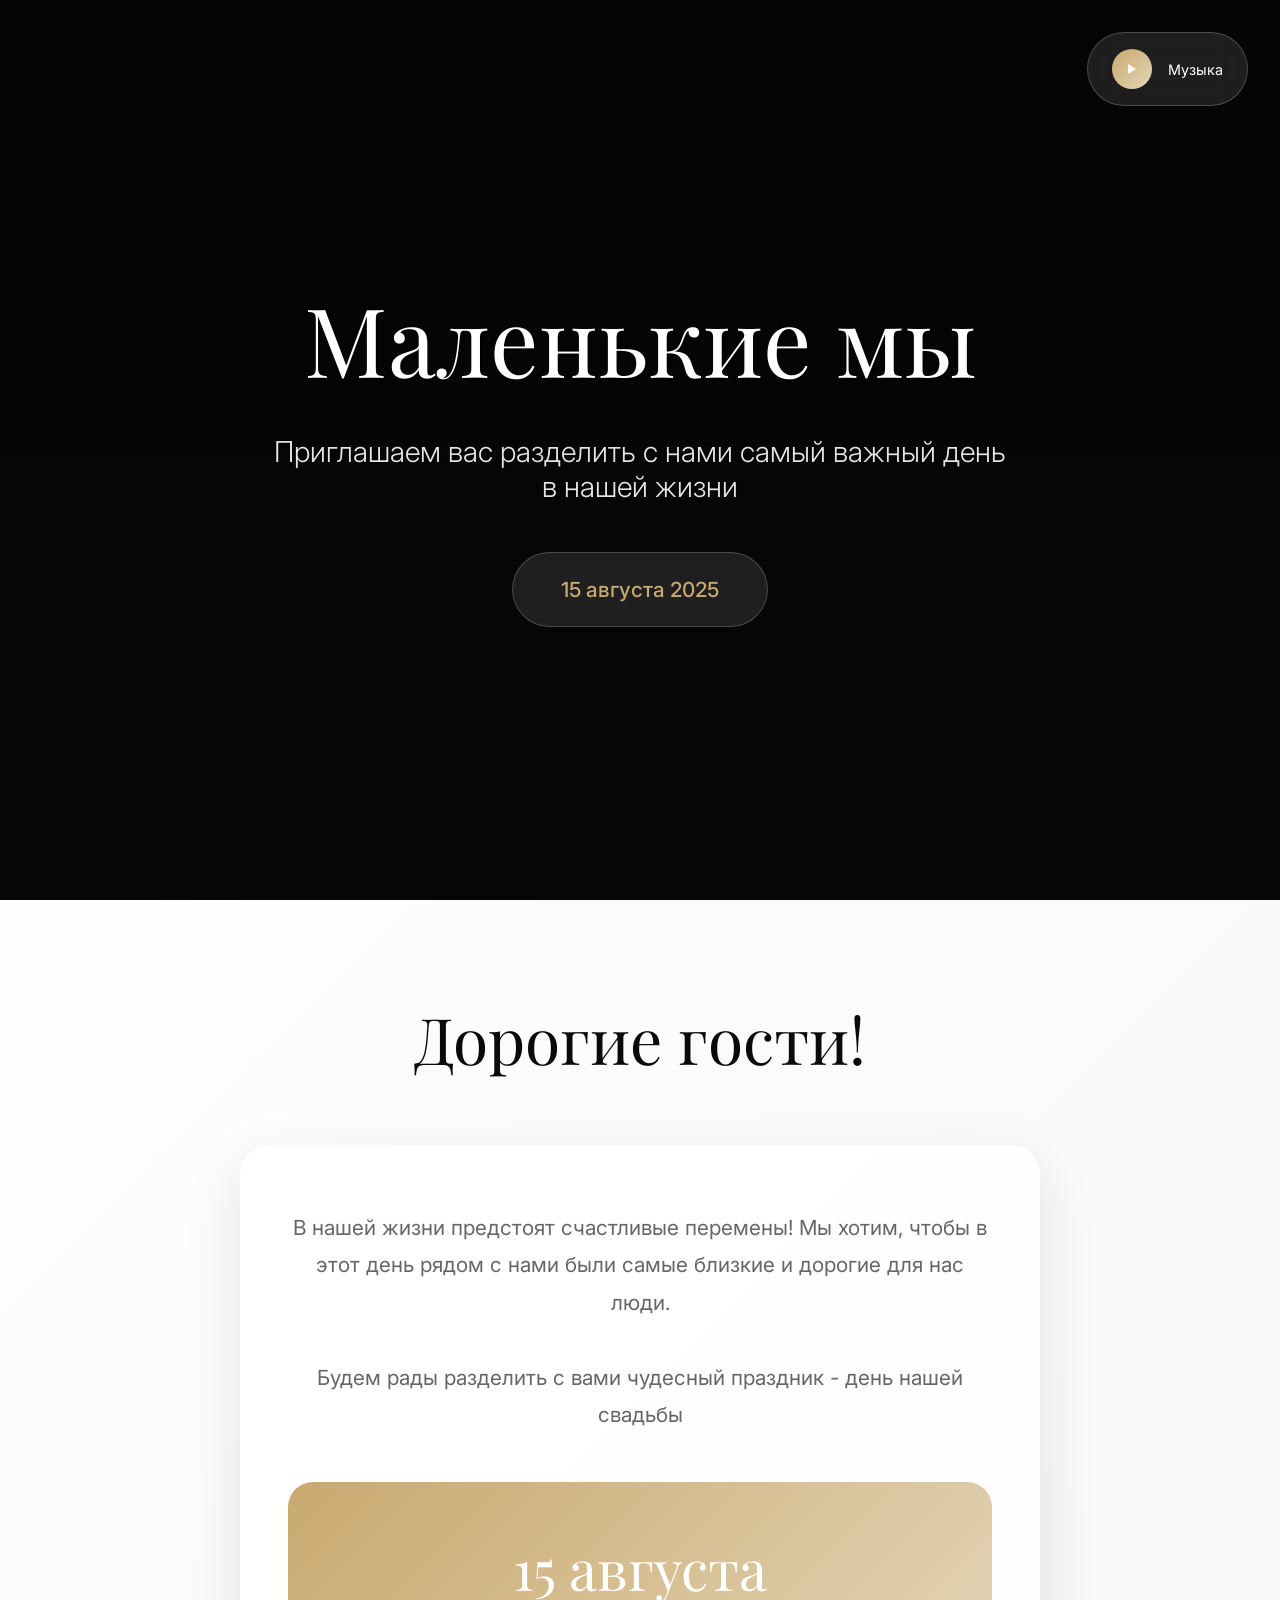
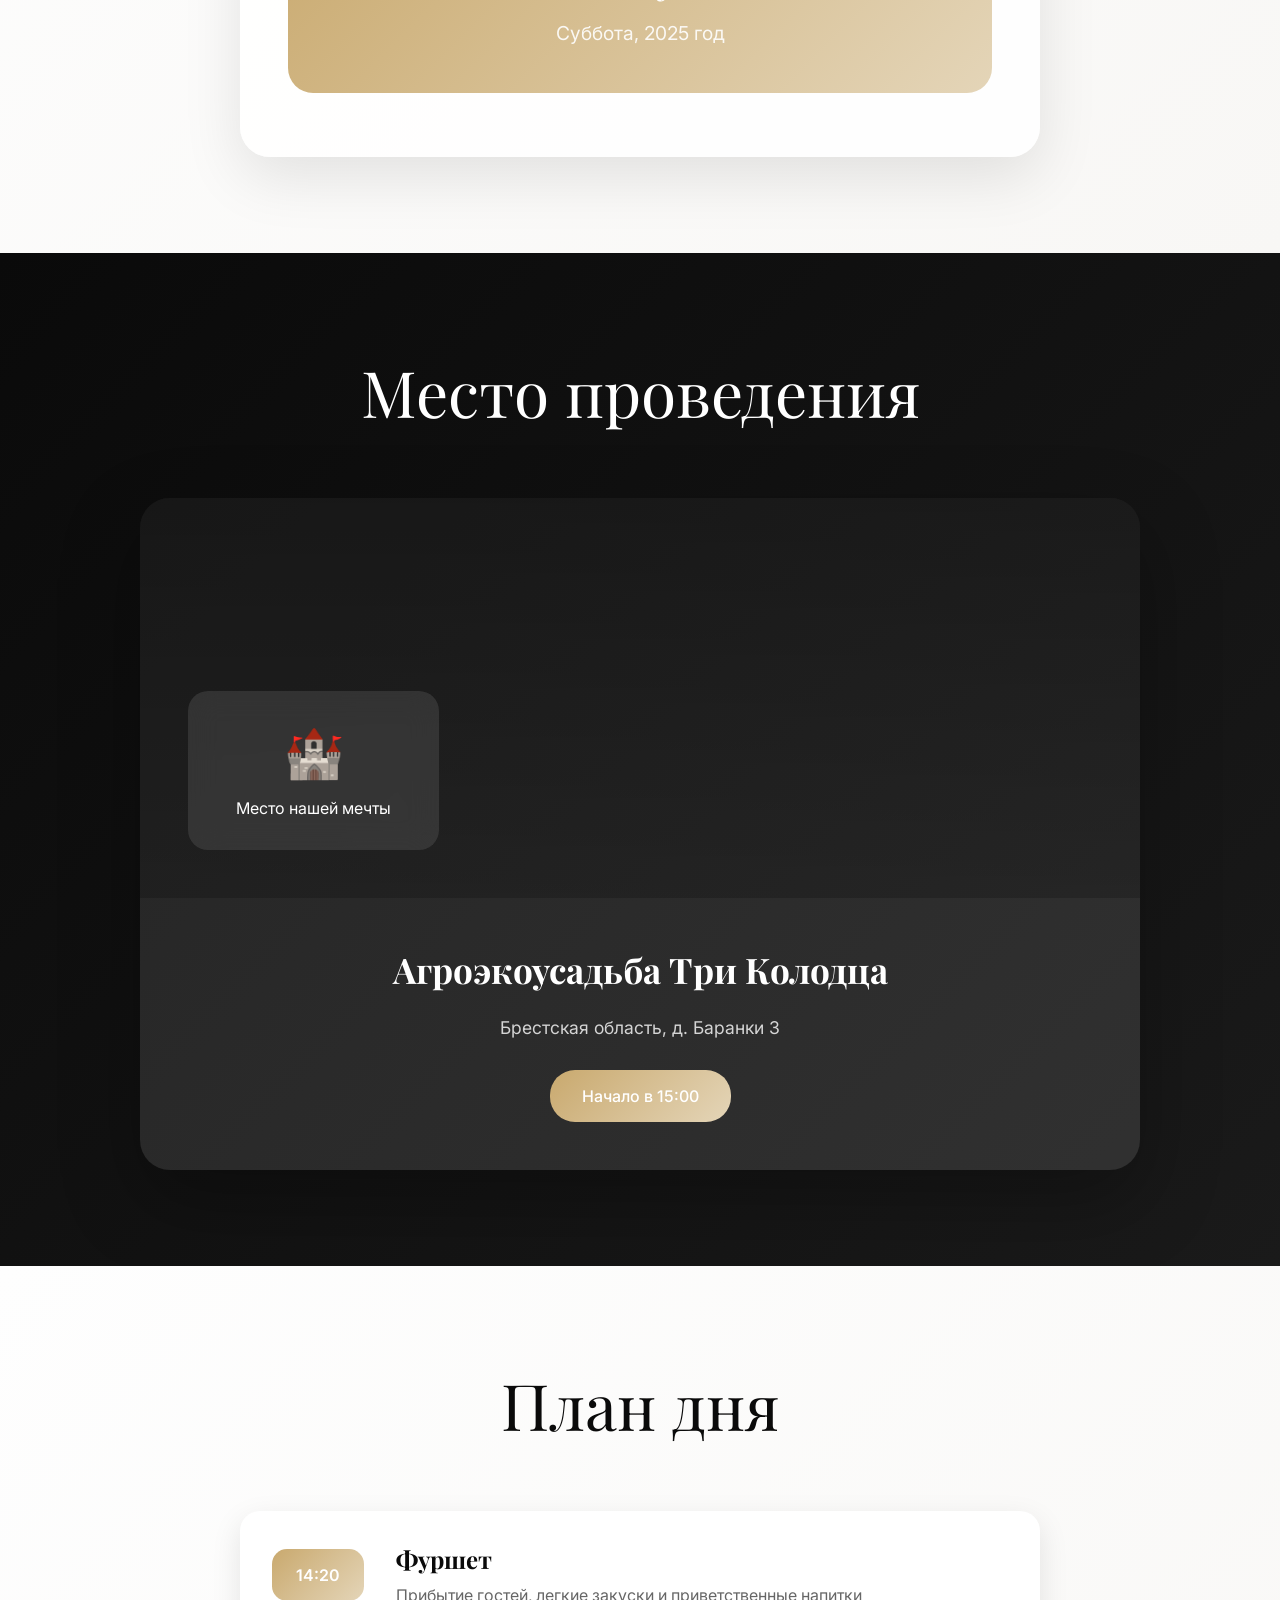
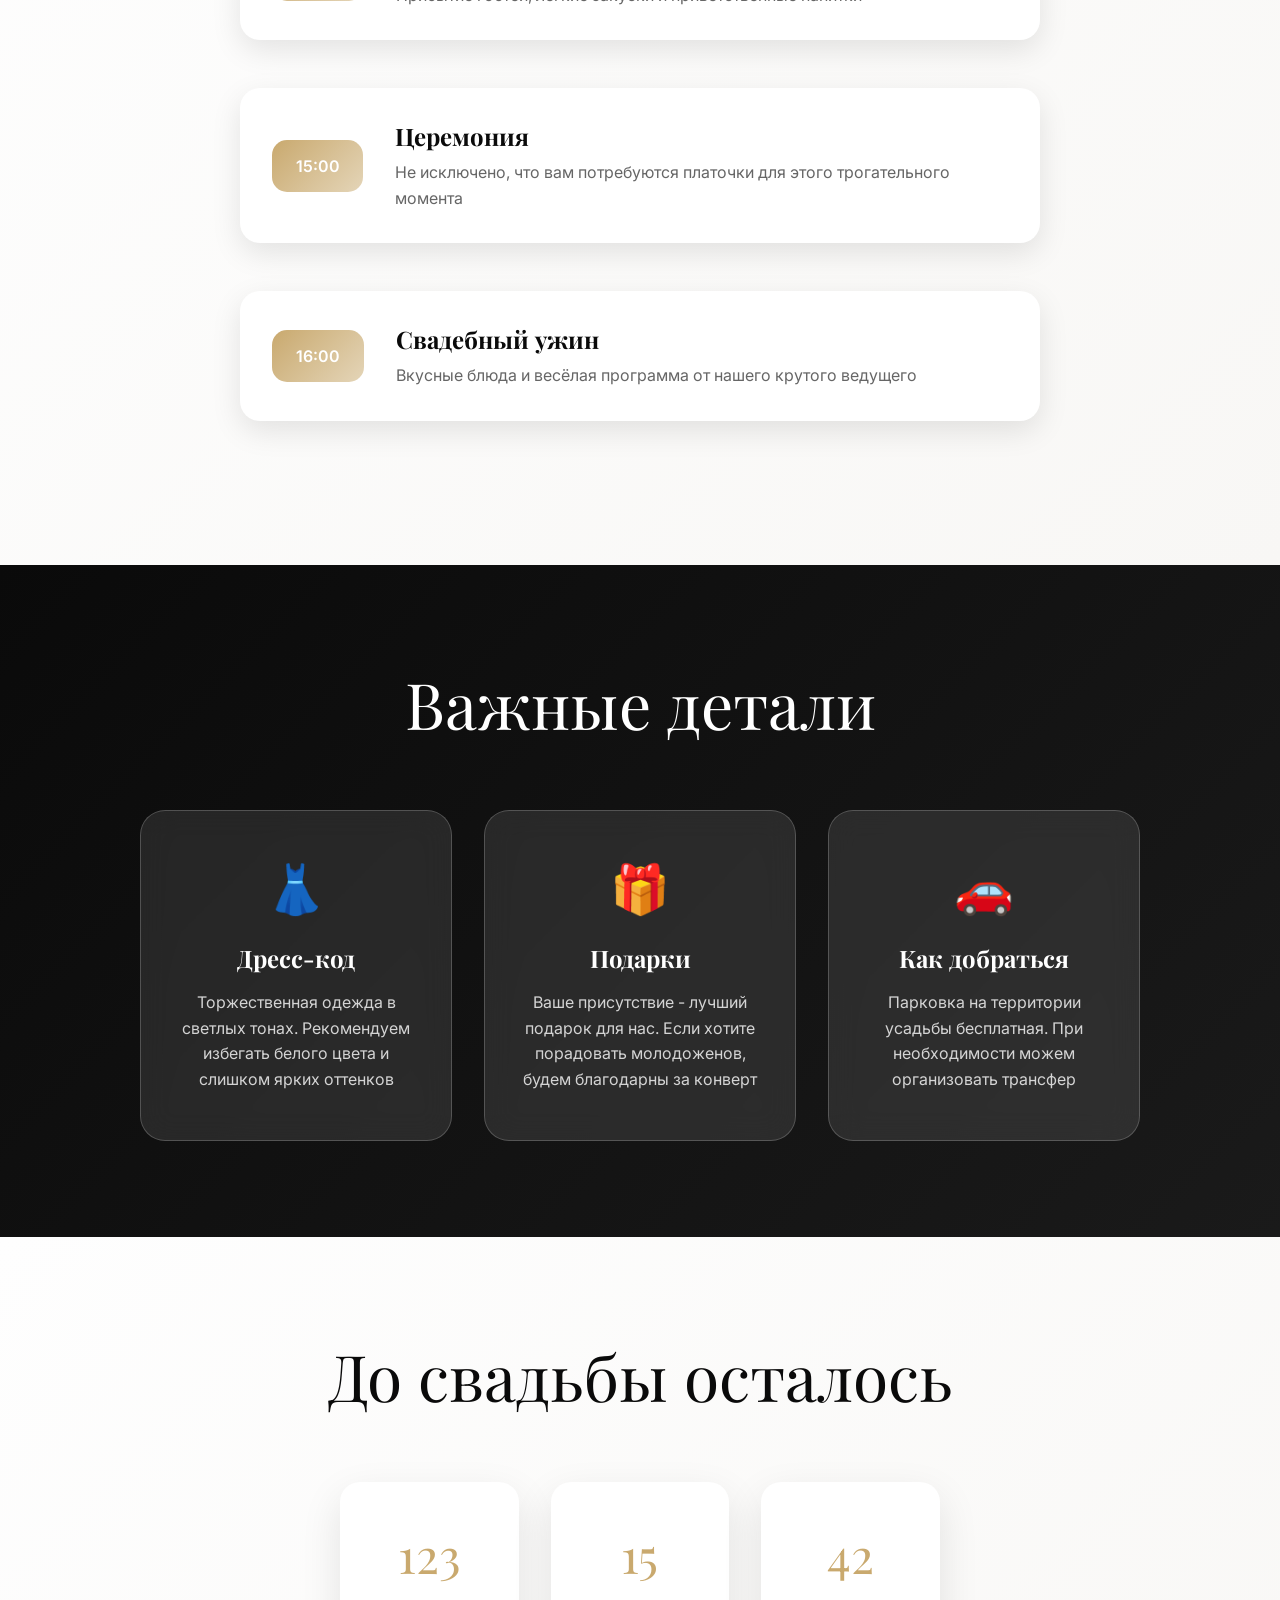
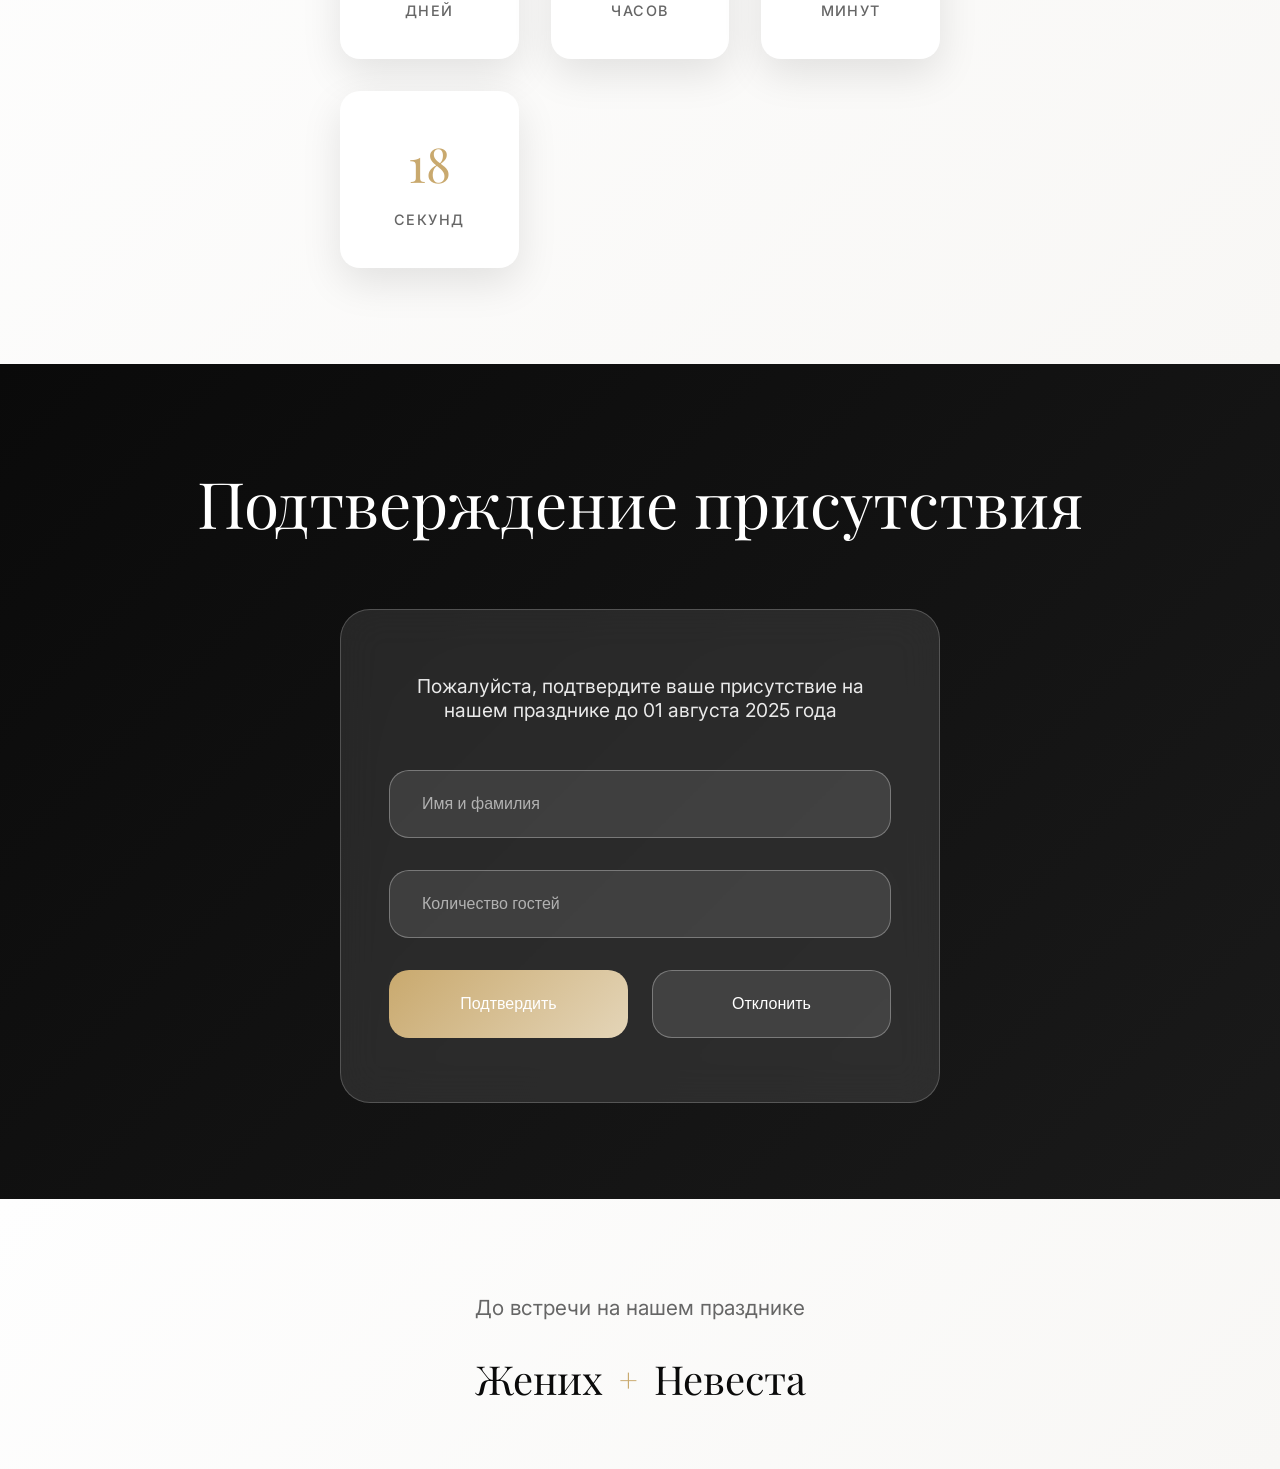
<file: index2.html>
<!DOCTYPE html>
<html lang="ru">
<head>
    <meta charset="UTF-8">
    <meta name="viewport" content="width=device-width, initial-scale=1.0">
    <title>Маленькие мы - Свадебное приглашение</title>
    <link href="https://fonts.googleapis.com/css2?family=Playfair+Display:wght@300;400;500;600;700&family=Inter:wght@300;400;500;600&display=swap" rel="stylesheet">

    <style>
        /* ПРОСТЫЕ РАБОЧИЕ СТИЛИ */
        * {
            margin: 0;
            padding: 0;
            box-sizing: border-box;
        }

        body {
            font-family: 'Inter', sans-serif;
            background: #0a0a0a;
            color: white;
            overflow-x: hidden;
        }

        /* ЧАСТИЦЫ */
        .particles {
            position: fixed;
            top: 0;
            left: 0;
            width: 100%;
            height: 100%;
            z-index: 1;
            pointer-events: none;
        }

        .particle {
            position: absolute;
            width: 4px;
            height: 4px;
            background: #c9a96e;
            border-radius: 50%;
            opacity: 0.6;
            animation: float 20s infinite linear;
        }

        @keyframes float {
            0% {
                transform: translateY(100vh) translateX(0px);
                opacity: 0;
            }
            10%, 90% {
                opacity: 0.6;
            }
            100% {
                transform: translateY(-100px) translateX(50px);
                opacity: 0;
            }
        }

        /* КОНТЕНТ */
        .content {
            position: relative;
            z-index: 10;
        }

        /* ХЕДЕР */
        .header {
            height: 100vh;
            display: flex;
            align-items: center;
            justify-content: center;
            background: linear-gradient(rgba(0,0,0,0.5), rgba(0,0,0,0.3)),
            url('https://images.unsplash.com/photo-1519741497674-611481863552?ixlib=rb-4.0.3&auto=format&fit=crop&w=2070&q=80');
            background-size: cover;
            background-position: center;
            text-align: center;
        }

        .header-content {
            max-width: 800px;
            padding: 2rem;
        }

        .header-title {
            font-family: 'Playfair Display', serif;
            font-size: clamp(3rem, 8vw, 6rem);
            font-weight: 300;
            margin-bottom: 2rem;
            text-shadow: 2px 2px 4px rgba(0,0,0,0.8);
        }

        .header-subtitle {
            font-size: clamp(1.2rem, 3vw, 1.8rem);
            font-weight: 300;
            margin-bottom: 3rem;
            opacity: 0.9;
            text-shadow: 1px 1px 2px rgba(0,0,0,0.6);
        }

        .header-date {
            display: inline-block;
            font-size: 1.3rem;
            color: #c9a96e;
            font-weight: 500;
            padding: 1.5rem 3rem;
            background: rgba(255,255,255,0.1);
            border-radius: 50px;
            backdrop-filter: blur(10px);
            border: 1px solid rgba(255,255,255,0.2);
        }

        /* МУЗЫКАЛЬНЫЙ ПЛЕЕР */
        .music-player {
            position: fixed;
            top: 2rem;
            right: 2rem;
            z-index: 1000;
            background: rgba(255,255,255,0.1);
            backdrop-filter: blur(20px);
            border: 1px solid rgba(255,255,255,0.2);
            border-radius: 50px;
            padding: 1rem 1.5rem;
            cursor: pointer;
        }

        .music-controls {
            display: flex;
            align-items: center;
            gap: 1rem;
        }

        .play-button {
            width: 40px;
            height: 40px;
            border-radius: 50%;
            background: linear-gradient(135deg, #c9a96e, #e4d5b8);
            display: flex;
            align-items: center;
            justify-content: center;
        }

        .music-text {
            color: white;
            font-size: 0.9rem;
        }

        /* СЕКЦИИ */
        .section {
            padding: 6rem 2rem;
            position: relative;
            z-index: 5;
        }

        .container {
            max-width: 1200px;
            margin: 0 auto;
        }

        .section-title {
            font-family: 'Playfair Display', serif;
            font-size: clamp(2.5rem, 5vw, 4rem);
            font-weight: 300;
            text-align: center;
            margin-bottom: 4rem;
        }

        /* ПРИГЛАШЕНИЕ */
        .invitation {
            background: linear-gradient(135deg, #fefefe 0%, #f8f7f5 100%);
            color: #0a0a0a;
        }

        .invitation-card {
            max-width: 800px;
            margin: 0 auto;
            background: rgba(255,255,255,0.9);
            padding: 4rem 3rem;
            border-radius: 30px;
            text-align: center;
            box-shadow: 0 20px 60px rgba(0,0,0,0.1);
        }

        .invitation-text {
            font-size: 1.3rem;
            line-height: 1.8;
            color: #666;
            margin-bottom: 3rem;
        }

        .date-showcase {
            background: linear-gradient(135deg, #c9a96e, #e4d5b8);
            color: white;
            padding: 3rem 2rem;
            border-radius: 25px;
            margin-top: 3rem;
        }

        .date-main {
            font-family: 'Playfair Display', serif;
            font-size: 3.5rem;
            font-weight: 300;
            margin-bottom: 1rem;
        }

        .date-details {
            font-size: 1.2rem;
            opacity: 0.9;
        }

        /* МЕСТО */
        .location {
            background: linear-gradient(135deg, #0a0a0a 0%, #1a1a1a 100%);
            color: white;
        }

        .location-showcase {
            max-width: 1000px;
            margin: 0 auto;
            background: rgba(255,255,255,0.1);
            border-radius: 30px;
            overflow: hidden;
            box-shadow: 0 30px 80px rgba(0,0,0,0.3);
        }

        .location-hero {
            height: 400px;
            background: linear-gradient(rgba(0,0,0,0.4), rgba(0,0,0,0.2)),
            url('https://images.unsplash.com/photo-1464207687429-7505649dae38?ixlib=rb-4.0.3&auto=format&fit=crop&w=2073&q=80');
            background-size: cover;
            background-position: center;
            display: flex;
            align-items: flex-end;
            padding: 3rem;
        }

        .location-overlay {
            background: rgba(255,255,255,0.1);
            backdrop-filter: blur(15px);
            padding: 2rem 3rem;
            border-radius: 20px;
            text-align: center;
        }

        .location-emoji {
            font-size: 3rem;
            margin-bottom: 1rem;
        }

        .location-content {
            padding: 3rem;
            text-align: center;
        }

        .location-name {
            font-family: 'Playfair Display', serif;
            font-size: 2.2rem;
            margin-bottom: 1.5rem;
        }

        .location-address {
            color: rgba(255,255,255,0.8);
            font-size: 1.1rem;
            margin-bottom: 2rem;
        }

        .location-time {
            display: inline-block;
            background: linear-gradient(135deg, #c9a96e, #e4d5b8);
            color: white;
            padding: 1rem 2rem;
            border-radius: 25px;
            font-weight: 500;
        }

        /* ПЛАН ДНЯ */
        .timeline {
            background: linear-gradient(135deg, #fefefe 0%, #f8f7f5 100%);
            color: #0a0a0a;
        }

        .timeline-container {
            max-width: 800px;
            margin: 0 auto;
        }

        .timeline-item {
            display: flex;
            align-items: center;
            margin-bottom: 3rem;
            background: white;
            padding: 2rem;
            border-radius: 20px;
            box-shadow: 0 10px 30px rgba(0,0,0,0.1);
        }

        .timeline-time {
            background: linear-gradient(135deg, #c9a96e, #e4d5b8);
            color: white;
            padding: 1rem 1.5rem;
            border-radius: 15px;
            font-weight: 600;
            margin-right: 2rem;
            min-width: 80px;
            text-align: center;
        }

        .timeline-content h3 {
            font-family: 'Playfair Display', serif;
            font-size: 1.5rem;
            margin-bottom: 0.5rem;
            color: #0a0a0a;
        }

        .timeline-content p {
            color: #666;
            line-height: 1.6;
        }

        /* ДЕТАЛИ */
        .details {
            background: linear-gradient(135deg, #0a0a0a 0%, #1a1a1a 100%);
            color: white;
        }

        .details-grid {
            display: grid;
            grid-template-columns: repeat(auto-fit, minmax(300px, 1fr));
            gap: 2rem;
            max-width: 1000px;
            margin: 0 auto;
        }

        .detail-card {
            background: rgba(255,255,255,0.1);
            padding: 3rem 2rem;
            border-radius: 25px;
            text-align: center;
            backdrop-filter: blur(15px);
            border: 1px solid rgba(255,255,255,0.2);
        }

        .detail-icon {
            font-size: 3rem;
            margin-bottom: 1.5rem;
            color: #c9a96e;
        }

        .detail-title {
            font-family: 'Playfair Display', serif;
            font-size: 1.5rem;
            margin-bottom: 1rem;
        }

        .detail-text {
            color: rgba(255,255,255,0.8);
            line-height: 1.6;
        }

        /* СЧЕТЧИК */
        .counter {
            background: linear-gradient(135deg, #fefefe 0%, #f8f7f5 100%);
            color: #0a0a0a;
        }

        .counter-grid {
            display: grid;
            grid-template-columns: repeat(auto-fit, minmax(150px, 1fr));
            gap: 2rem;
            max-width: 600px;
            margin: 0 auto;
        }

        .counter-item {
            background: white;
            padding: 2.5rem 1.5rem;
            border-radius: 20px;
            text-align: center;
            box-shadow: 0 15px 40px rgba(0,0,0,0.1);
        }

        .counter-number {
            font-family: 'Playfair Display', serif;
            font-size: 3rem;
            font-weight: 300;
            color: #c9a96e;
            margin-bottom: 1rem;
        }

        .counter-label {
            color: #666;
            font-size: 0.9rem;
            font-weight: 500;
            text-transform: uppercase;
            letter-spacing: 0.1em;
        }

        /* RSVP */
        .rsvp {
            background: linear-gradient(135deg, #0a0a0a 0%, #1a1a1a 100%);
            color: white;
        }

        .rsvp-container {
            max-width: 600px;
            margin: 0 auto;
            background: rgba(255,255,255,0.1);
            padding: 4rem 3rem;
            border-radius: 30px;
            backdrop-filter: blur(20px);
            border: 1px solid rgba(255,255,255,0.2);
        }

        .rsvp-text {
            text-align: center;
            font-size: 1.2rem;
            margin-bottom: 3rem;
            color: rgba(255,255,255,0.9);
        }

        .form-group {
            margin-bottom: 2rem;
        }

        .form-input {
            width: 100%;
            padding: 1.5rem 2rem;
            border: 1px solid rgba(255,255,255,0.3);
            border-radius: 20px;
            background: rgba(255,255,255,0.1);
            color: white;
            font-size: 1rem;
            outline: none;
        }

        .form-input::placeholder {
            color: rgba(255,255,255,0.6);
        }

        .button-group {
            display: grid;
            grid-template-columns: 1fr 1fr;
            gap: 1.5rem;
            margin-top: 2rem;
        }

        .btn {
            padding: 1.5rem 2rem;
            border: none;
            border-radius: 20px;
            font-size: 1rem;
            font-weight: 500;
            cursor: pointer;
            transition: all 0.3s ease;
        }

        .btn-primary {
            background: linear-gradient(135deg, #c9a96e, #e4d5b8);
            color: white;
        }

        .btn-secondary {
            background: rgba(255,255,255,0.1);
            color: white;
            border: 1px solid rgba(255,255,255,0.3);
        }

        .btn:hover {
            transform: translateY(-2px);
        }

        /* ФУТЕР */
        .footer {
            background: linear-gradient(135deg, #fefefe 0%, #f8f7f5 100%);
            color: #0a0a0a;
            padding: 6rem 2rem 4rem;
            text-align: center;
        }

        .footer-text {
            font-size: 1.3rem;
            margin-bottom: 2rem;
            color: #666;
        }

        .footer-names {
            font-family: 'Playfair Display', serif;
            font-size: 2.5rem;
            font-weight: 300;
            display: flex;
            align-items: center;
            justify-content: center;
            gap: 1rem;
            flex-wrap: wrap;
        }

        .footer-plus {
            color: #c9a96e;
            font-size: 2rem;
        }

        /* МОБИЛЬНАЯ ВЕРСИЯ */
        @media (max-width: 768px) {
            .section {
                padding: 4rem 1rem;
            }

            .music-player {
                top: 1rem;
                right: 1rem;
                padding: 0.8rem 1.2rem;
            }

            .timeline-item {
                flex-direction: column;
                text-align: center;
            }

            .timeline-time {
                margin-right: 0;
                margin-bottom: 1rem;
            }

            .button-group {
                grid-template-columns: 1fr;
            }

            .counter-grid {
                grid-template-columns: repeat(2, 1fr);
            }

            .details-grid {
                grid-template-columns: 1fr;
            }

            .footer-names {
                flex-direction: column;
                gap: 0.5rem;
            }
        }

        /* СКРЫТЫЕ ЭЛЕМЕНТЫ */
        .preloader,
        .header-blocks,
        .header-blocks-pc,
        #sp-section-1,
        .row,
        .col-lg-12,
        .sp-column,
        .article-details > .article-header,
        .article-can-edit {
            display: none !important;
        }

        /* ФИНАЛЬНЫЕ ФИКСЫ */
        .error {
            background: rgba(220, 53, 69, 0.1);
            border: 1px solid rgba(220, 53, 69, 0.3);
            border-radius: 10px;
            padding: 1rem;
            margin-bottom: 1rem;
            color: rgba(220, 53, 69, 0.9);
            text-align: center;
        }

        .success-message {
            background: rgba(255,255,255,0.1);
            backdrop-filter: blur(15px);
            padding: 3rem;
            border-radius: 20px;
            text-align: center;
            max-width: 500px;
            margin: 0 auto;
        }

        .success-message h3 {
            font-family: 'Playfair Display', serif;
            font-size: 2rem;
            margin-bottom: 1rem;
            color: #c9a96e;
        }

        .loader {
            display: flex;
            align-items: center;
            justify-content: center;
            gap: 1rem;
            margin: 2rem 0;
        }

        .spinner {
            width: 30px;
            height: 30px;
            border: 3px solid rgba(255,255,255,0.3);
            border-top: 3px solid #c9a96e;
            border-radius: 50%;
            animation: spin 1s linear infinite;
        }

        @keyframes spin {
            0% { transform: rotate(0deg); }
            100% { transform: rotate(360deg); }
        }
    </style>
</head>
<body>
<!-- Частицы -->
<div class="particles" id="particles"></div>

<!-- Основной контент -->
<div class="content">
    <!-- Хедер -->
    <section class="header">
        <div class="header-content">
            <h1 class="header-title">Маленькие мы</h1>
            <p class="header-subtitle">Приглашаем вас разделить с нами самый важный день в нашей жизни</p>
            <div class="header-date">15 августа 2025</div>
        </div>
    </section>

    <!-- Музыкальный плеер -->
    <div class="music-player" onclick="toggleMusic()">
        <div class="music-controls">
            <div class="play-button" id="playButton">
                <svg width="14" height="14" viewBox="0 0 14 14" fill="none">
                    <path d="M3 2L11 7L3 12V2Z" fill="white"/>
                </svg>
            </div>
            <span class="music-text" id="musicText">Музыка</span>
        </div>
    </div>

    <!-- Приглашение -->
    <section class="invitation section">
        <div class="container">
            <h2 class="section-title">Дорогие гости!</h2>
            <div class="invitation-card">
                <p class="invitation-text">
                    В нашей жизни предстоят счастливые перемены! Мы хотим, чтобы в этот день рядом с нами были самые близкие и дорогие для нас люди.
                    <br><br>
                    Будем рады разделить с вами чудесный праздник - день нашей свадьбы
                </p>
                <div class="date-showcase">
                    <div class="date-main">15 августа</div>
                    <div class="date-details">Суббота, 2025 год</div>
                </div>
            </div>
        </div>
    </section>

    <!-- Место проведения -->
    <section class="location section">
        <div class="container">
            <h2 class="section-title">Место проведения</h2>
            <div class="location-showcase">
                <div class="location-hero">
                    <div class="location-overlay">
                        <div class="location-emoji">🏰</div>
                        <div>Место нашей мечты</div>
                    </div>
                </div>
                <div class="location-content">
                    <h3 class="location-name">Агроэкоусадьба Три Колодца</h3>
                    <p class="location-address">Брестская область, д. Баранки 3</p>
                    <div class="location-time">Начало в 15:00</div>
                </div>
            </div>
        </div>
    </section>

    <!-- План дня -->
    <section class="timeline section">
        <div class="container">
            <h2 class="section-title">План дня</h2>
            <div class="timeline-container">
                <div class="timeline-item">
                    <div class="timeline-time">14:20</div>
                    <div class="timeline-content">
                        <h3>Фуршет</h3>
                        <p>Прибытие гостей, легкие закуски и приветственные напитки</p>
                    </div>
                </div>
                <div class="timeline-item">
                    <div class="timeline-time">15:00</div>
                    <div class="timeline-content">
                        <h3>Церемония</h3>
                        <p>Не исключено, что вам потребуются платочки для этого трогательного момента</p>
                    </div>
                </div>
                <div class="timeline-item">
                    <div class="timeline-time">16:00</div>
                    <div class="timeline-content">
                        <h3>Свадебный ужин</h3>
                        <p>Вкусные блюда и весёлая программа от нашего крутого ведущего</p>
                    </div>
                </div>
            </div>
        </div>
    </section>

    <!-- Детали -->
    <section class="details section">
        <div class="container">
            <h2 class="section-title">Важные детали</h2>
            <div class="details-grid">
                <div class="detail-card">
                    <div class="detail-icon">👗</div>
                    <h3 class="detail-title">Дресс-код</h3>
                    <p class="detail-text">Торжественная одежда в светлых тонах. Рекомендуем избегать белого цвета и слишком ярких оттенков</p>
                </div>
                <div class="detail-card">
                    <div class="detail-icon">🎁</div>
                    <h3 class="detail-title">Подарки</h3>
                    <p class="detail-text">Ваше присутствие - лучший подарок для нас. Если хотите порадовать молодоженов, будем благодарны за конверт</p>
                </div>
                <div class="detail-card">
                    <div class="detail-icon">🚗</div>
                    <h3 class="detail-title">Как добраться</h3>
                    <p class="detail-text">Парковка на территории усадьбы бесплатная. При необходимости можем организовать трансфер</p>
                </div>
            </div>
        </div>
    </section>

    <!-- Счетчик -->
    <section class="counter section">
        <div class="container">
            <h2 class="section-title">До свадьбы осталось</h2>
            <div class="counter-grid">
                <div class="counter-item">
                    <div class="counter-number" id="days">123</div>
                    <div class="counter-label">дней</div>
                </div>
                <div class="counter-item">
                    <div class="counter-number" id="hours">15</div>
                    <div class="counter-label">часов</div>
                </div>
                <div class="counter-item">
                    <div class="counter-number" id="minutes">42</div>
                    <div class="counter-label">минут</div>
                </div>
                <div class="counter-item">
                    <div class="counter-number" id="seconds">18</div>
                    <div class="counter-label">секунд</div>
                </div>
            </div>
        </div>
    </section>

    <!-- RSVP -->
    <section class="rsvp section">
        <div class="container">
            <h2 class="section-title">Подтверждение присутствия</h2>
            <div id="rsvpContainer">
                <div class="rsvp-container">
                    <p class="rsvp-text">
                        Пожалуйста, подтвердите ваше присутствие на нашем празднике до 01 августа 2025 года
                    </p>
                    <form id="rsvpForm">
                        <div class="form-group">
                            <input type="text" name="name" placeholder="Имя и фамилия" required class="form-input">
                        </div>
                        <div class="form-group">
                            <input type="number" name="quantity" min="0" max="10" placeholder="Количество гостей" required class="form-input">
                        </div>

                        <div id="rsvpErrors" class="error" style="display:none;">
                            Пожалуйста, заполните все поля корректно
                        </div>

                        <div class="loader" id="loader" style="display: none;">
                            <div class="spinner"></div>
                            <span>Отправка...</span>
                        </div>

                        <div class="button-group">
                            <button type="button" onclick="submitYes()" class="btn btn-primary">Подтвердить</button>
                            <button type="button" onclick="submitNo()" class="btn btn-secondary">Отклонить</button>
                        </div>
                    </form>
                </div>
            </div>

            <div id="successYes" class="success-message" style="display:none;">
                <h3>Спасибо за ответ! 💕</h3>
                <p>До встречи на нашем празднике</p>
            </div>
            <div id="successNo" class="success-message" style="display:none;">
                <h3>Спасибо за ответ</h3>
                <p>Нам очень жаль, что вы не сможете разделить с нами этот важный день</p>
            </div>
        </div>
    </section>

    <!-- Футер -->
    <section class="footer">
        <div class="container">
            <p class="footer-text">До встречи на нашем празднике</p>
            <div class="footer-names">
                <span>Жених</span>
                <span class="footer-plus">+</span>
                <span>Невеста</span>
            </div>
        </div>
    </section>
</div>

<script>
    // Создание частиц
    function createParticles() {
        const container = document.getElementById('particles');
        for (let i = 0; i < 20; i++) {
            setTimeout(() => {
                const particle = document.createElement('div');
                particle.className = 'particle';
                particle.style.left = Math.random() * 100 + '%';
                particle.style.animationDelay = Math.random() * 20 + 's';
                particle.style.animationDuration = (Math.random() * 10 + 15) + 's';
                container.appendChild(particle);

                setTimeout(() => {
                    if (particle.parentNode) {
                        particle.parentNode.removeChild(particle);
                    }
                }, 25000);
            }, i * 1000);
        }
    }

    // Музыка
    let isPlaying = false;
    function toggleMusic() {
        const button = document.getElementById('playButton');
        const text = document.getElementById('musicText');

        if (isPlaying) {
</file>
